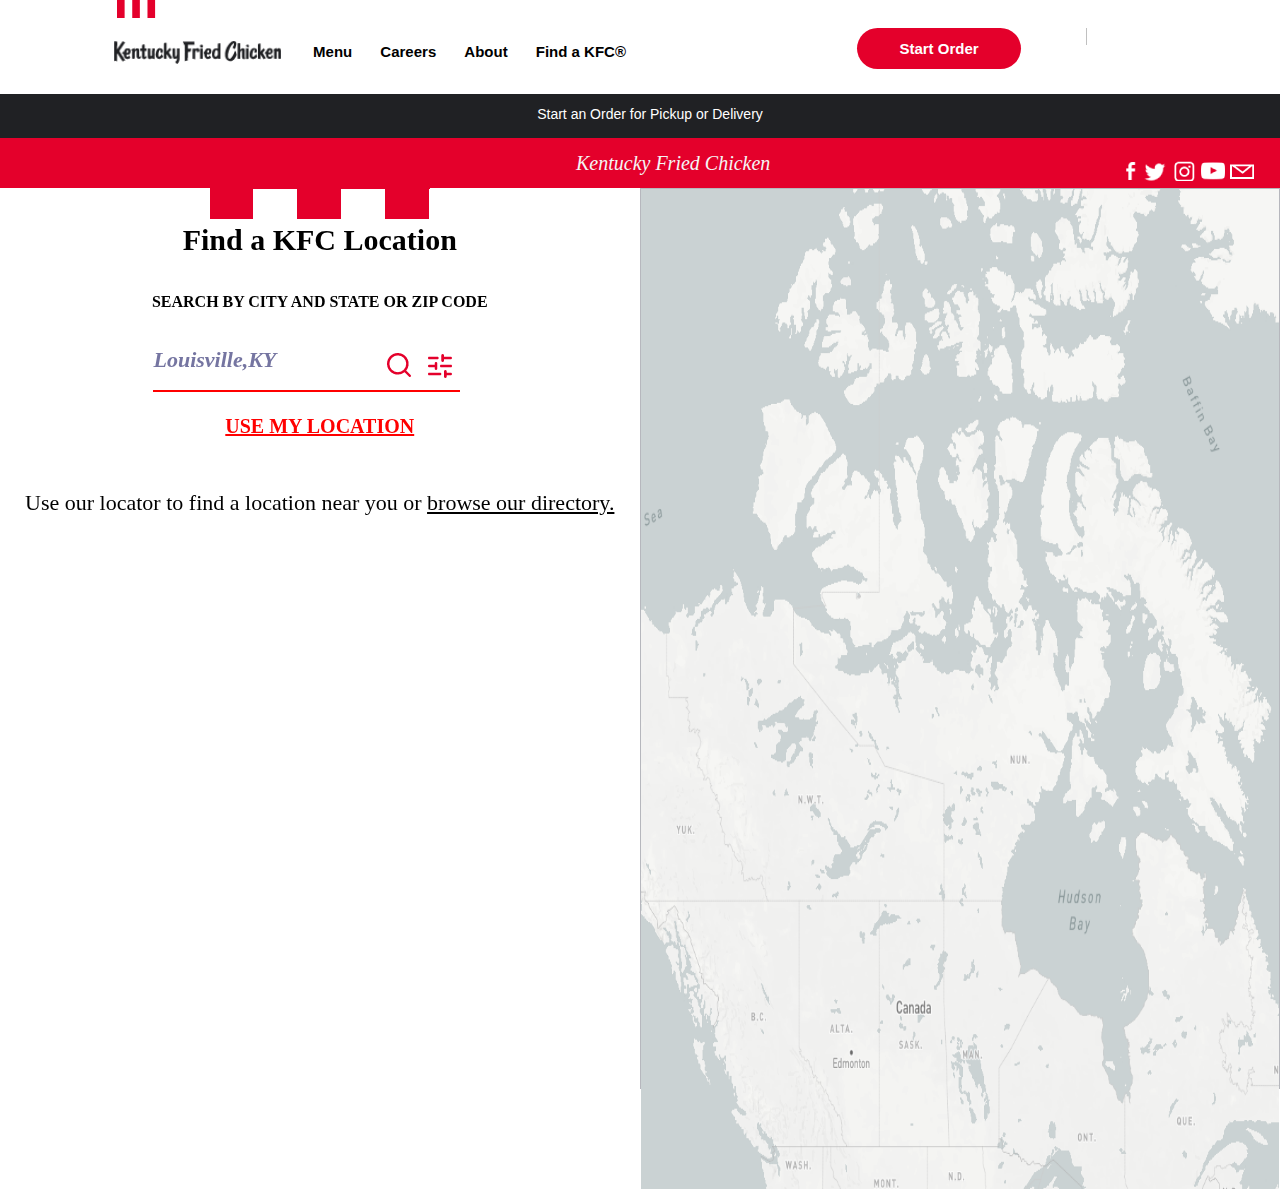
<file: Main File/findkfc.html>
<!DOCTYPE html>
<html lang="en">
<head>
    <meta charset="UTF-8">
    <meta http-equiv="X-UA-Compatible" content="IE=edge">
    <meta name="viewport" content="width=device-width, initial-scale=1.0">
    <title>FIND KFC</title>
    <link rel="stylesheet" href="findkfc.css">
    <link rel="stylesheet" href="https://pro.fontawesome.com/releases/v5.10.0/css/all.css"
    integrity="sha384-AYmEC3Yw5cVb3ZcuHtOA93w35dYTsvhLPVnYs9eStHfGJvOvKxVfELGroGkvsg+p" crossorigin="anonymous" />
           
</head>
<body>
<!-- -----------------------------------------------------------------------------------------------------------Nav bar -->
<header>
    <div id="mobile_nav">
        <a href=""><i class="fas fa-bars fa-1x"></i></a>
        <a href="index.html"><img src="images\kfc.jpeg" alt="kfc"></a>
        <a href="cart.html"><i class="fas fa-shopping-bag fa-1x "></i></a>
    </div>
    <div class="nav-top">
        <img src="images\nav.jpeg" alt="lines">
    </div>
    <nav>
        <div class="box1_5">
            <a href="index.html"><img class="img_align" src="images\nav1.jpeg" alt="chicken"></a>
            <a href="homepage.html">Menu</a>
            <a href="career.html">Careers</a>
            <a href="About.html">About</a>
            <a href="findkfc.html">Find a KFC®</a>
        </div>
        <div class="box2_5">
            <a href="homepage.html" id="btn_property"><button id="btn-class">Start Order</button></a>
            <a href="login.html" id="account_id"><i class="fas fa-user-circle fa-2x icon-border fas_size"></i></a>
            <a href="cart.html" id="cart_id"> <i class="fas fa-shopping-bag fa-2x "></i></a>              
        </div>
    </nav>
    <div class="nav-bottom">
        <div class="location"><i class="fas fa-map-marker-alt"></i></div>
        <div class="para">Start an Order for Pickup or Delivery</div>
        <a href=""><i class="fas fa-caret-down"></i></a> 
    </div>
</header>
<!-- ---------------------------------------------------------------------------------------------------------------------------- -->

        <div id="container2">
            
            <div class ="box2_1">
                 <div id="box2_1_1">
                     <div><i>Kentucky Fried Chicken</i></div>
                     <div><img src="images\logo.PNG" alt=""></div>
                 </div>
                
            </div>
            <div class ="box2_2">
               <div id = "box2_2_1">
                    
                    <div id="line">
                        <img src="images\line2.PNG" alt="">
                    </div>

                    <div id="find">
                        Find a KFC Location 
                    </div>

                    <div id="search"> <br><br>
                        SEARCH BY CITY AND STATE OR ZIP CODE
                    </div>

                    <div id="louis"> <br><br>
                        <div class="l">
                          <div><i>Louisville,KY </i></div> 
                          <div><img src="images\loc.PNG" alt=""></div>
                        </div>
                    </div>

                    <div id="use"> <br>
                        <u>USE MY LOCATION</u>
                    </div>

                    <div id="location"> <br> <br>
                        Use our locator to find a location near you or <u>browse our directory. </u> 
                    </div>
               </div>

               <div id = "box2_2_2">
                   <img  width="100%" height="1000px"
                   src="images\map1.PNG" alt="">
               </div>
            </div>
        </div>
</body>
</html>
</file>
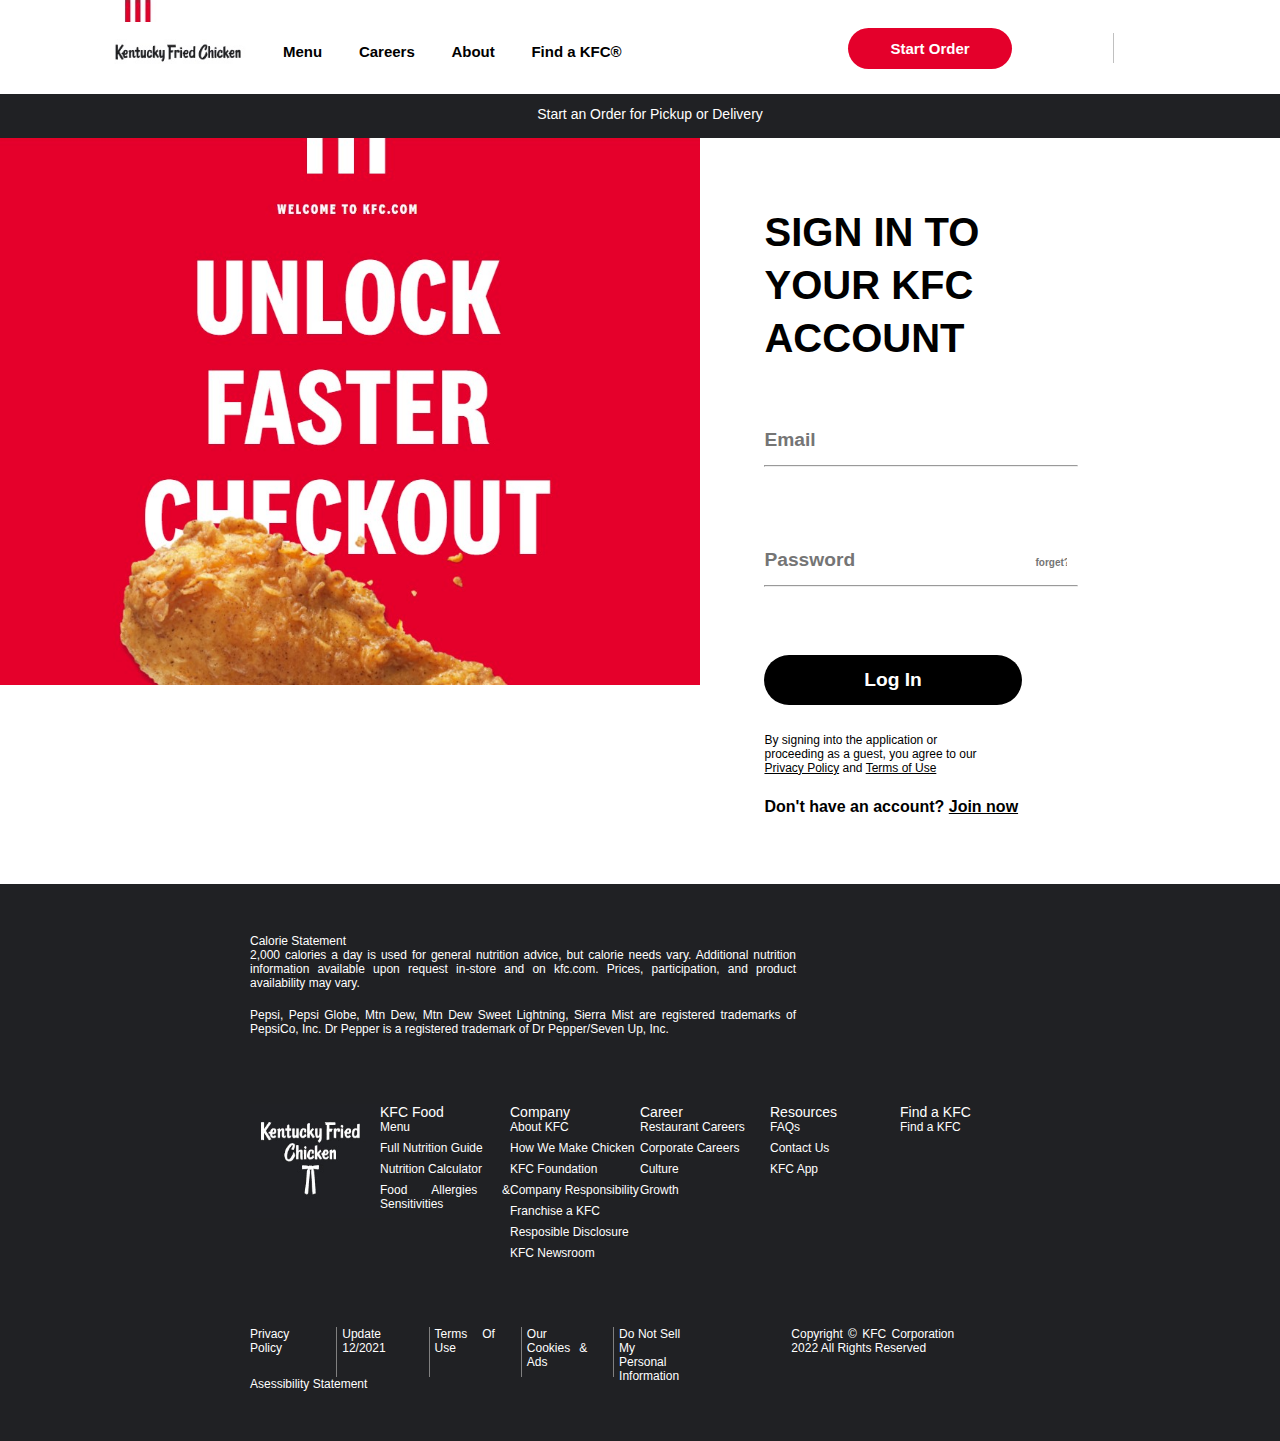
<file: Main File/login.html>
<!DOCTYPE html>
<html lang="en">

<head>
    <meta charset="UTF-8">
    <meta http-equiv="X-UA-Compatible" content="IE=edge">
    <meta name="viewport" content="width=device-width, initial-scale=1.0">
    <title>LOGIN</title>
    <link rel="shortcut icon" href="favicon.ico" type="image/x-icon">
    <link rel="stylesheet" href="https://pro.fontawesome.com/releases/v5.10.0/css/all.css"
        integrity="sha384-AYmEC3Yw5cVb3ZcuHtOA93w35dYTsvhLPVnYs9eStHfGJvOvKxVfELGroGkvsg+p" crossorigin="anonymous" />
    <link rel="icon" href="/favicon.ico" type="image/x-icon">
    <style>
        /* nav bar ------------------------------------------------------------------------------------------- */

        * {
            box-sizing: border-box;
            margin: 0;
            padding: 0;
        }

        body {
            font-family: Arial, Helvetica, sans-serif;
        }

        header {
            width: 100%;
            position: sticky;
            top: 0;
            background-color: white;
        }

        nav {
            display: flex;
            width: 85%;
            margin: auto;
            padding-bottom: 25px;
        }

        .box1_5 {
            width: 50%;
            display: flex;
            justify-content: space-around;
            margin-right: 17%;
        }

        .box2_5 {
            width: 33%;
            display: flex;
            justify-content: space-around;
        }

        .img_align {
            vertical-align: top;
            height: 25px;
            margin-top: -4px;
        }

        .box1_5>a {
            text-decoration: none;
            vertical-align: top;
            font-family: sans-serif;
            padding-top: 15px;
            margin-top: 0px;
            font-size: 15px;
            color: black;
            font-weight: bold;

        }

        .box1_5>a:hover {
            text-decoration: underline;
        }

        .box2_5>button:hover {
            background-color: #d40d31;
        }

        .btn-class {
            padding: 12px 42px;
            border-radius: 25px;
            border: 0px;
            background-color: #E4002B;
            color: white;
            font-size: 15px;
            font-family: sans-serif;
            font-weight: bold;
            cursor: pointer;
        }

        .fas_size {
            margin: 5px 0px;
            width: 55px;
            cursor: pointer;
        }

        .icon-border {
            border-right: 1px solid silver;
            height: 30px;

        }

        .nav-bottom {
            display: flex;
            background-color: #202124;
            color: white;
            justify-content: center;
            height: 44px;
            cursor: pointer;
        }

        .nav-bottom:hover {
            background-color: #303133;
        }

        .nav-bottom>.para {
            margin-top: 12px;
            font-family: sans-serif;
            font-size: 14px;
        }

        .nav-bottom>.location {
            width: 20px;
            margin-top: 9px;
            color: #E4002B;
        }

        .nav-top {
            width: 85%;
            height: 28px;
            margin: auto;
        }

        .nav-top>img {
            margin-left: 1.65%;
        }

        #mobile_nav {
            display: none;
        }

        .nav-bottom>a {
            display: none;
        }

        /* ----------------------------------------media query------------------------------------------------------ */
        @media only screen and (min-width:0px) and (max-width:1024px) {
            nav {
                display: none;
            }

            .nav-top {
                display: none;
            }

            #mobile_nav {
                display: flex;
                justify-content: space-between;
                align-items: center;
                height: 44px;
            }

            #mobile_nav>a {
                color: black;
                margin-left: 5%;
                margin-right: 5%;
            }

            .nav-bottom {
                display: flex;
                justify-content: space-between;
                align-items: center;
            }

            .nav-bottom>.para {
                margin-top: 1px;
            }

            .nav-bottom>.location {
                margin-left: 5%;
                margin-top: 0px;

            }

            .nav-bottom>a {
                display: block;
                margin-right: 5%;
                color: white;
            }

        }


        /* login section ------------------------------------------------------------------------------- ---------------------------------------*/

        #container1 {
            width: 100%;
            /* height: 700px; */
            display: flex;
            /* background-color: black; */

        }

        #box1 {
            width: 55%;
            height: 90%;
            /* background-color: blanchedalmond; */
            margin: -4px
        }

        #box2 {
            width: 35%;
            height: 90%;
            /* background-color: blanchedalmond; */
            margin: 5% 5%;
        }

        img {
            width: 100%;
        }

        #box2_1 {
            width: 70%;
            height: 80%;
            /* background-color: blue; */
            margin: 1%;

        }

        #box2_1>div {
            font-size: 2.5rem;
            line-height: 3.3rem;
            font-weight: bold;
            font-family: Arial, Helvetica, sans-serif;
        }

        input {
            width: 85%;
            margin-top: 50px;
            height: 50px;
            border: none;
            font-size: larger;
            font-weight: bold;
            outline: none;
        }

        #submitbutton {
            width: 82%;
            height: 50px;
            border-radius: 25px;
            background-color: black;
            text-align: center;
            color: white;
            font-weight: bold;
            font-size: larger;
            margin-bottom: 10px;
            border: none;
        }

        #box2_1>p {
            font-size: 15px;
        }

        #forget {
            font-size: x-small;
            width: 10%;
            height: 10%;
            border: none
        }

        #box2_1>p:nth-child(1) {
            font-size: 1px;
            margin-bottom: 5px;
        }

        #box2_1>p:nth-child(2) {
            font-size: 20px
        }

        a {
            color: black;
        }

        /* form>lable>input{
            width: 80%;
        } */

        /* -------------------------------Bottom Panel:---------------------------------------------------- */
        #container4 {
            background-color: rgb(32, 33, 36);
            padding: 50px 250px;
            text-align: justify;
            color: white;
            font-family: Arial, Helvetica, sans-serif
        }

        p {
            width: 70%;
            font-size: 12px;
        }

        #boxes4 {
            display: flex;
            margin: auto;
            margin-top: 50px;
            /* border: 1px solid red; */
        }

        ul {
            list-style-type: none;
        }

        li {
            font-size: 12px;
            margin-bottom: 7px;
        }

        li:hover {
            text-decoration: underline;
        }

        .cards4 {
            width: 18%;
        }

        ul>p {
            font-size: 14px;
        }

        #lastbox4 {
            display: flex;
            /* border: 1px solid green; */
            height: 50px;
            margin-top: 60px;
        }

        .section4 {
            display: flex;
            /* border: 1px solid red; */
            width: 75%;
            margin-right: 80px;
        }

        .section4>div:hover {
            text-decoration: underline;
        }

        .section4>div {
            width: 19%;
            margin-right: 5px;
            border-right: 1px solid gray;
        }

        .section4>:nth-child(5) {
            border-right: none;
        }

        @media only screen and (min-width:0px) and (max-width:1024px) {
            #boxes4 {
                flex-direction: column;
                width: 30%;
                margin: auto;
            }

            .cards4 {
                width: 100%;
                height: 30px;
                overflow: hidden;
                /* text-align: center; */
            }

            .cards4:nth-child(1) {
                height: 80px;
                /* margin-left: -60; */

            }

            i {
                margin-right: 2px
            }

            #container1 {
                flex-direction: column-reverse;
            }

            #box1 {
                width: 100%;
            }

            #box2 {
                width: 100%;
            }




        }
        #box2_1>input:nth-child(1)
        {
            width: 100%;
        }
    </style>
</head>

<body>
    <!-- nave bar -->
    <header>
        <div id="mobile_nav">
            <a href=""><i class="fas fa-bars fa-1x"></i></a>
            <a href="index.html"><img src="images\kfc.jpeg" alt="kfc"></a>
            <a href="cart.html"><i class="fas fa-shopping-bag fa-1x "></i></a>
        </div>
        <div class="nav-top">
            <img src="images\KFC navlines.jpg" alt="lines" style="height: 80%; width: 4%;">
        </div>
        <nav>
            <div class="box1_5">
                <a href="index.html"><img class="img_align" src="images\Nav KFC.jpg" alt="chicken"></a>
                <a href="homepage.html">Menu</a>
                <a href="career.html">Careers</a>
                <a href="About.html">About</a>
                <a href="findkfc.html">Find a KFC®</a>
            </div>
            <div class="box2_5">
                <button id="startorder" onclick="homePage()"class="btn-class">Start Order</button>
                <i class="fas fa-user-circle fa-2x icon-border fas_size"></i>
                <i id="cart" onlick="cartPage()" class="fas fa-shopping-bag fa-2x "></i>
            </div>
        </nav>
        <div class="nav-bottom">
            <div class="location"><i class="fas fa-map-marker-alt"></i></div>
            <div class="para">Start an Order for Pickup or Delivery</div>
            <a href=""><i class="fas fa-caret-down"></i></a>
        </div>
    </header>
    <!-- login section  -->
    <div id="container1">
        <div id="box1">
            <img src="images\Screenshot 2022-01-17 201023.jpg" alt="">
        </div>
        <div id="box2">
            <div id="box2_1">
                <div>SIGN IN TO YOUR KFC ACCOUNT</div>
                <form action="">
                    <input  id="email" type="email" placeholder="Email">
                    <hr>
                    <br>
                    <label for="">
                        <input id="password" type="password" placeholder="Password">
                        <input type="text" placeholder="forget?" id="forget">
                        <hr>
                    </label>
                    <br>
                    <input type="submit" id="submitbutton" value="Log In">
                    <br>
                    <br>
                    <p>By signing into the application or proceeding as a guest, you agree to our
                        <a href="/privacy-policy">Privacy Policy</a>
                        and
                        <a href="/terms-of-use">Terms of Use</a>
                    </p>
                    <br>
                    <h4 style="margin-top:5px;">Don't have an account?
                        <a href="signinpage.html">Join now</a>
                    </h4>
                </form>
            </div>
        </div>
    </div>
    <!--  Bottom Panel-------------------------------------------------------------------------------------------------->

    <div id="container4">
        <p>Calorie Statement</p>
        <p>2,000 calories a day is used for general nutrition advice, but calorie needs vary. Additional nutrition
            information available upon request in-store and on kfc.com. Prices, participation, and product availability
            may vary.</p>
        <br>
        <p>Pepsi, Pepsi Globe, Mtn Dew, Mtn Dew Sweet Lightning, Sierra Mist are registered trademarks of PepsiCo, Inc.
            Dr Pepper is a registered trademark of Dr Pepper/Seven Up, Inc.</p>
        <br>
        <div id="boxes4">
            <div class="cards4">
                <img src="images\Screenshot (74).jpg">
            </div>
            <div class="cards4">
                <ul>
                    <p>KFC Food</p>
                    <li>Menu</li>
                    <li>Full Nutrition Guide</li>
                    <li>Nutrition Calculator</li>
                    <li>Food Allergies & Sensitivities</li>
                </ul>
            </div>
            <div class="cards4">
                <ul>
                    <p>Company</p>
                    <li>About KFC</li>
                    <li>How We Make Chicken</li>
                    <li>KFC Foundation</li>
                    <li>Company Responsibility</li>
                    <li>Franchise a KFC</li>
                    <li>Resposible Disclosure</li>
                    <li>KFC Newsroom</li>
                </ul>
            </div>
            <div class="cards4">
                <ul>
                    <p>Career</p>
                    <li>Restaurant Careers</li>
                    <li>Corporate Careers</li>
                    <li>Culture</li>
                    <li>Growth</li>
                </ul>
            </div>
            <div class="cards4">
                <ul>
                    <p>Resources</p>
                    <li>FAQs</li>
                    <li>Contact Us</li>
                    <li>KFC App</li>
                </ul>
            </div>
            <div class="cards4">
                <ul>
                    <p>Find a KFC</p>
                    <li>Find a KFC</li>
                </ul>
            </div>
        </div>
        <div id="lastbox4">
            <div class="section4">
                <div>
                    <p>Privacy Policy </p>
                </div>
                <div>
                    <p>Update 12/2021</p>
                </div>
                <div>
                    <p>Terms Of Use</p>
                </div>
                <div>
                    <p>Our Cookies & Ads</p>
                </div>
                <div>
                    <p>Do Not Sell My Personal Information</p>
                </div>
            </div>
            <div>
                <p>Copyright © KFC Corporation 2022 All Rights Reserved</p>
            </div>
            <div style="display: flex;">
                <i class="fab fa-instagram" style="margin-right: 3px;"></i>
                <i class="fab fa-facebook" style="margin-right: 3px;"></i>
                <i class="fab fa-twitter"></i>
            </div>
        </div>
        <div style="border-left:gray;">
            <p> Asessibility Statement</p>
        </div>
    </div>

</body>

</html>
<script>

    //--------------------------------------------------------------------------------------function buttons
    
    document.querySelector("#startorder").addEventListener("click", homePage);
    function homePage() {
        window.location.href = "homepage.html"
    }

    document.querySelector("#cart").addEventListener("click", cartPage);
    function cartPage() {
        window.location.href = "cart.html"
    }
    //------------------------------------------------------------------------------------------------signin
    document.querySelector("form").addEventListener("submit", myFunction);
    var regdUsers = JSON.parse(localStorage.getItem("localkfcuser"));
    function myFunction(event) {
        event.preventDefault();
        var email = document.querySelector("#email").value;
        var pass = document.querySelector("#password").value;
        console.log(regdUsers.Username)


        var count=0;
        for (i = 0; i < regdUsers.length; i++) {
            // console.log(regdUsers[i].Email,regdUsers[i].Pass)
            if (email == regdUsers[i].Email && pass == regdUsers[i].Pass) {
                alert("Login Successfull");
                window.location.href = "index.html";
                break;
            }
            else{
                count++;
            }
        }
        if(count== regdUsers.length)
        {
            alert("Invalid Details")
        }



        // for (i = 0; i < regdUsers.length; i++) {
        //     if (email != regdUsers[i].Email || pass != regdUsers[i].Pass) {
        //         alert("Invalid details");
        //         break;
        //     }
        // }


    }
</script>
</file>
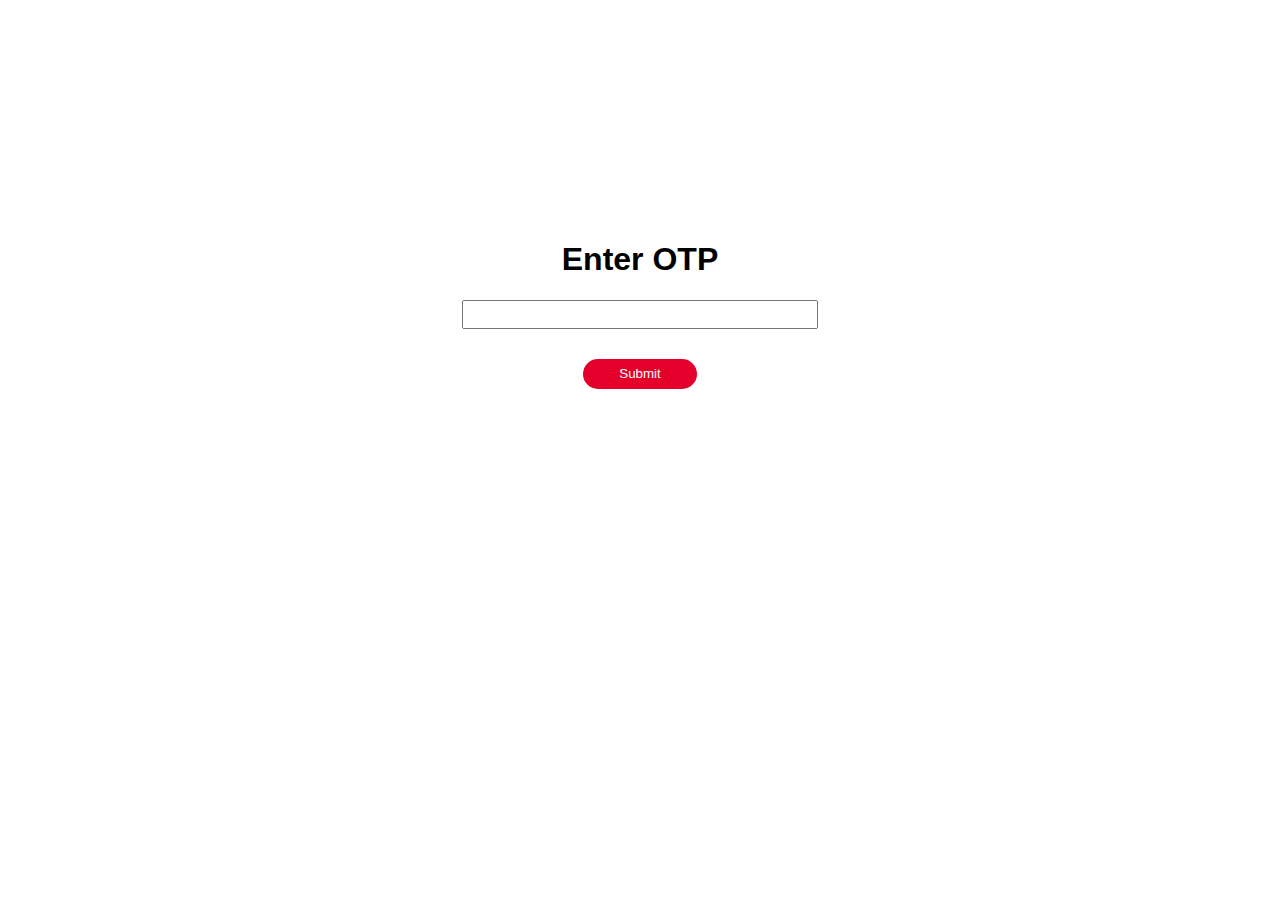
<file: Main File/otp.html>
<!DOCTYPE html>
<html lang="en">
<head>
    <meta charset="UTF-8">
    <meta http-equiv="X-UA-Compatible" content="IE=edge">
    <meta name="viewport" content="width=device-width, initial-scale=1.0">
    <title>OTP Verification</title>
    <style>
        body{
            font-family: Arial, Helvetica, sans-serif
        }
        #container{
            margin:200px auto;
            /* background-color: #212121; */
            
            width: 30%;
            text-align: center;
            padding: 20px;
        }
        form{
            text-align: center;
        }
        input{
            width: 90%;
            height: 20%;
            margin-bottom: 20px;
            padding: 5px;
        }
        h1{
            color: black
           
        }
        #submit{
            width: 30%;
            padding: 5px;
            border-radius: 20px;
            color: white;
            border: none;
            background-color: rgb(228, 0, 43);
            height: 30px;
            /* width: 120px; */
            margin-top: 10px;
            /* padding: 5px; */
        }
        #submit:hover{
            background-color: rgb(192, 5, 39); 
            color: white;
        }
    </style>
</head>
<body>
    <div id="container">
        <form>
            <h1>Enter OTP</h1>
                <input id="otp" type="number"></input>
            <input id="submit" type="submit"></input>
        </form>
    </div>
</body>
<script>
document.querySelector("form").addEventListener("submit", myFunction);

var count=JSON.parse(localStorage.getItem("order_no"))||0;
function myFunction(event) {
    event.preventDefault();
    var orderarr=[];
   var verify =document.querySelector("#otp").value;
   if(verify==1234)
   {
       window.location.href="success.html"
       count++;
    //    orderarr.push(count)
       localStorage.setItem("order_no",JSON.stringify(count))

   }
   else
   {
       alert("Invalid OTP");
       window.location.href="checkoutkfc.html";
   }
    

}
</script>
</file>
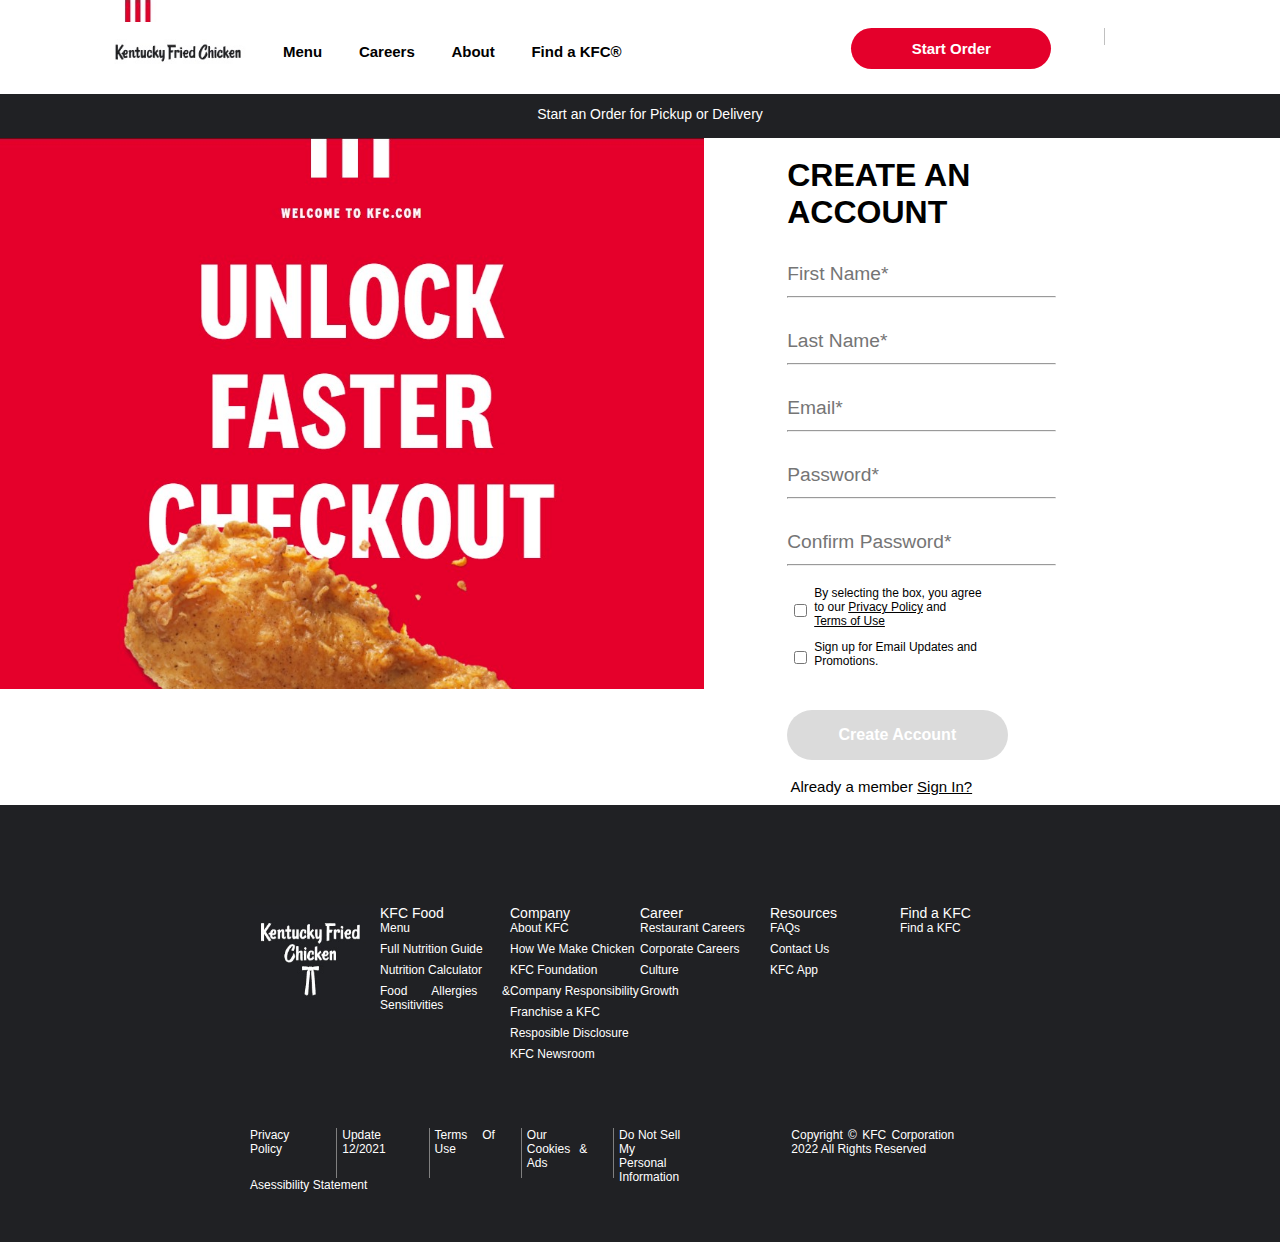
<file: Main File/signinpage.html>
<!DOCTYPE html>
<html lang="en">

<head>
    <meta charset="UTF-8">
    <meta http-equiv="X-UA-Compatible" content="IE=edge">
    <meta name="viewport" content="width=device-width, initial-scale=1.0">
    <title>SIGNUP</title>
    <link rel="shortcut icon" href="favicon.ico" type="image/x-icon">
    <link rel="shortcut icon" href="favicon.ico" type="image/x-icon">
    <link rel="stylesheet" href="https://pro.fontawesome.com/releases/v5.10.0/css/all.css"
        integrity="sha384-AYmEC3Yw5cVb3ZcuHtOA93w35dYTsvhLPVnYs9eStHfGJvOvKxVfELGroGkvsg+p" crossorigin="anonymous" />
    <!-- <link rel="icon" href="/favicon.ico" type="image/x-icon"> -->
    <!-- <link rel="icon" href="/favicon.ico" type="image/x-icon"> -->
    <style>
        * {
            box-sizing: border-box;
            margin: 0;
            padding: 0;
        }

        /* ---------------------------------------------------------NAV BAR ----------------------------------------------------------------------- */
        header {
            width: 100%;
            position: sticky;
            top: 0;
            background-color: white;
        }

        nav {
            display: flex;
            width: 85%;
            margin: auto;
            padding-bottom: 25px;
        }

        .box1_5 {
            width: 50%;
            display: flex;
            justify-content: space-around;
            margin-right: 17%;
        }

        .box2_5 {
            width: 33%;
            display: flex;
            justify-content: space-around;
        }

        .img_align {
            vertical-align: top;
            height: 25px;
            margin-top: -4px;
        }

        .box1_5>a {
            text-decoration: none;
            vertical-align: top;
            font-family: sans-serif;
            padding-top: 15px;
            margin-top: 0px;
            font-size: 15px;
            color: black;
            font-weight: bold;

        }

        .box1_5>a:hover {
            text-decoration: underline;
        }

        .box2_5>button:hover {
            background-color: #d40d31;
        }

        .btn-class {
            padding: 12px 42px;
            border-radius: 25px;
            border: 0px;
            background-color: #E4002B;
            color: white;
            font-size: 15px;
            font-family: sans-serif;
            font-weight: bold;
            cursor: pointer;
            width: 200px;
        }

        .fas_size {
            margin: 5px 0px;
            width: 55px;
            cursor: pointer;
        }

        .icon-border {
            border-right: 1px solid silver;
            height: 30px;

        }

        .nav-bottom {
            display: flex;
            background-color: #202124;
            color: white;
            justify-content: center;
            height: 44px;
            cursor: pointer;
        }

        .nav-bottom:hover {
            background-color: #303133;
        }

        .nav-bottom>.para {
            margin-top: 12px;
            font-family: sans-serif;
            font-size: 14px;
        }

        .nav-bottom>.location {
            width: 20px;
            margin-top: 9px;
            color: #E4002B;
        }

        .nav-top {
            width: 85%;
            height: 28px;
            margin: auto;
        }

        .nav-top>img {
            margin-left: 1.65%;
        }

        #mobile_nav {
            display: none;
        }

        .nav-bottom>a {
            display: none;
        }

        /* ----------------------------------------media query------------------------------------------------------ */
        @media only screen and (min-width:0px) and (max-width:1024px) {
            nav {
                display: none;
            }

            .nav-top {
                display: none;
            }

            #mobile_nav {
                display: flex;
                justify-content: space-between;
                align-items: center;
                height: 44px;
            }

            #mobile_nav>a {
                color: black;
                margin-left: 5%;
                margin-right: 5%;
            }

            .nav-bottom {
                display: flex;
                justify-content: space-between;
                align-items: center;
            }

            .nav-bottom>.para {
                margin-top: 1px;
            }

            .nav-bottom>.location {
                margin-left: 5%;
                margin-top: 0px;

            }

            .nav-bottom>a {
                display: block;
                margin-right: 5%;
                color: white;
            }

        }

        /*------------------------------------------------------------SIGN UP PAGE-------------------------------------------------------------------- */
        #container1 {
            width: 100%;
            /* height: 700px; */
            display: flex;
            /* background-color: black; */
            font-family: Arial, Helvetica, sans-serif;

        }

        #box1 {
            width: 55%;
            height: 90%;
            /* background-color: blanchedalmond; */
            margin-right: 5%;
            margin-bottom: -4px;
        }

        #box2 {
            width: 30%;
            height: 100%;
            /* background-color: blanchedalmond; */
            margin-left: 1.5%;
            margin-top: 1.5%
        }

        img {
            width: 100%
        }

        #box2_1 {
            width: 70%;
            height: 60%;
            /* background-color: blue; */

        }

        input {
            width: 100%;
            margin-top: 30px;
            height: 25px;
            border: none;
            font-size: larger;
            /* font-weight: bold; */
            outline: none;
            margin-bottom: 10px;
            /* background-color: white; */
        }

        #submitbutton {
            width: 82%;
            height: 50px;
            border-radius: 25px;
            background-color: rgb(219, 219, 219);
            text-align: center;
            color: white;
            font-weight: bold;
            font-size: medium;
            border: none;
        }

        /* #forget {
            font-size: x-small;
            width: 10%;
            height: 10%;
            border: none
        } */

        /* #box2_1>p:nth-child(1) {
            font-size: 1px
        }
        #box2_1>p:nth-child(2) {
            font-size: 20px
        } */

        a {
            color: black;
        }

        /* form>lable>input{
            width: 80%;
        } */
        /* #checkbox1{
            font-size: 10px;
        } */
        lable>input {
            margin: 2px
        }

        td>p {
            margin: 0 0 10px;
        }

        td>input {
            height: fit-content;
            width: fit-content;
            margin: 0 5px;

        }

        td {
            padding: 0;
        }
        #submitbutton:hover{
            background-color: black;
        }

        /* ----------------------------------------------------------------Bottom Panel------------------------------------- */

        #container4 {
            background-color: rgb(32, 33, 36);
            padding: 50px 250px;
            text-align: justify;
            color: white;
            font-family: Arial, Helvetica, sans-serif
        }

        p {
            width: 70%;
            font-size: 12px;
        }

        #boxes4 {
            display: flex;
            margin: auto;
            margin-top: 50px;
            /* border: 1px solid red; */
        }

        ul {
            list-style-type: none;
        }

        li {
            font-size: 12px;
            margin-bottom: 7px;
        }

        li:hover {
            text-decoration: underline;
        }

        .cards4 {
            width: 18%;
        }

        ul>p {
            font-size: 14px;
        }

        #lastbox4 {
            display: flex;
            /* border: 1px solid green; */
            height: 50px;
            margin-top: 60px;
        }

        .section4 {
            display: flex;
            /* border: 1px solid red; */
            width: 75%;
            margin-right: 80px;
        }

        .section4>div:hover {
            text-decoration: underline;
        }

        .section4>div {
            width: 19%;
            margin-right: 5px;
            border-right: 1px solid gray;
        }

        .section4>:nth-child(5) {
            border-right: none;
        }

        @media only screen and (min-width:0px) and (max-width:1024px) {
            #boxes4 {
                flex-direction: column;
                width: 30%;
                margin: auto
            }

            .cards4 {
                width: 100%;
                height: 30px;
                overflow: hidden;
                text-align: center;
            }

            .cards4:nth-child(1) {
                height: 100px;
                /* margin-left: -60px; */

            }

            i {
                margin-right: 2px
            }

            #container1 {
                flex-direction: column-reverse;
            }

            #box1 {
                width: 100%;
            }

            #box2 {
                width: 100%;
            }



        }
    </style>
</head>

<body>
    <!------------------------------------------------------------- Nav Bar ----------------------------------------------------------->
    <header>
        <div id="mobile_nav">
            <a href=""><i class="fas fa-bars fa-1x"></i></a>
            <a href="index.html"><img src="images\kfc.jpeg" alt="kfc"></a>
            <a href="cart.html"><i class="fas fa-shopping-bag fa-1x "></i></a>
        </div>
        <div class="nav-top">
            <img src="images\KFC navlines.jpg" alt="lines" style="height: 80%; width: 4%;">
        </div>
        <nav>
            <div class="box1_5">
                <a href="index.html"><img class="img_align" src="images\Nav KFC.jpg" alt="chicken"></a>
                <a href="homepage.html">Menu</a>
                <a href="career.html">Careers</a>
                <a href="About.html">About</a>
                <a href="findkfc.html">Find a KFC®</a>
            </div>
            <div class="box2_5">
                <button id="startorder" class="btn-class" onclick="homePage()">Start Order</button>
                <a href="login.html"><i class="fas fa-user-circle fa-2x icon-border fas_size"></i></a>
                <i class="fas fa-shopping-bag fa-2x "></i>
            </div>
        </nav>
        <div class="nav-bottom">
            <div class="location"><i class="fas fa-map-marker-alt"></i></div>
            <div class="para">Start an Order for Pickup or Delivery</div>
            <a href=""><i class="fas fa-caret-down"></i></a>
        </div>
    </header>

    <!-----------------------------------------------------------SIGN IN PAGE ---------------------------------------------------------->

    <div id="container1">
        <div id="box1">
            <img src="images\Screenshot 2022-01-17 201023.jpg" alt="" style="height: 100%;">
        </div>
        <div id="box2">
            <div id="box2_1">
                <div>
                    <h1>CREATE AN ACCOUNT</h1>
                </div>
                <form>
                    <input id="firstname" type="text" placeholder="First Name*">
                    <hr>
                    <input id="lastname" type="text" placeholder="Last Name*">
                    <hr>
                    <input id="email" type="email" placeholder="Email*">
                    <hr>
                    <input id="password" type="password" placeholder="Password*">
                    <hr>
                    <input id="confirmpassword" type="password" placeholder="Confirm Password*">
                    <hr>
                    <br>
                    <table>
                        <tbody>
                            <tr>
                                <td><input type="checkbox"></td>
                                <td>
                                    <p> By selecting the box, you agree to our
                                        <a href="/privacy-policy">Privacy Policy</a>
                                        and
                                        <a href="/terms-of-use">Terms of Use</a>
                                    </p>
                                </td>
                            <tr>
                                <td><input type="checkbox"></td>
                                <td>
                                    <p>Sign up for Email Updates and Promotions.

                                    </p>
                                </td>
                            </tr>
                            </tr>
                        </tbody>
                    </table>
                    <div>
                        <input id="submitbutton" type="submit" value="Create Account">
                        <p style="text-align: center; font-size: 15px; margin-top: 8px; margin-bottom: 10px;">Already a
                            member
                            <a href="login.html">Sign In?</a>
                        </p>
                </form>
            </div>
        </div>
    </div>
    </div>

    <!------------------------------------------------------------BOTTOM PANEL------------------------------------------------------------------- -->

    <div id="container4">
        <div id="boxes4">
            <div class="cards4">
                <img src="images\Screenshot (74).jpg">
            </div>
            <div class="cards4">
                <ul>
                    <p>KFC Food</p>
                    <li>Menu</li>
                    <li>Full Nutrition Guide</li>
                    <li>Nutrition Calculator</li>
                    <li>Food Allergies & Sensitivities</li>
                </ul>
            </div>
            <div class="cards4">
                <ul>
                    <p>Company</p>
                    <li>About KFC</li>
                    <li>How We Make Chicken</li>
                    <li>KFC Foundation</li>
                    <li>Company Responsibility</li>
                    <li>Franchise a KFC</li>
                    <li>Resposible Disclosure</li>
                    <li>KFC Newsroom</li>
                </ul>
            </div>
            <div class="cards4">
                <ul>
                    <p>Career</p>
                    <li>Restaurant Careers</li>
                    <li>Corporate Careers</li>
                    <li>Culture</li>
                    <li>Growth</li>
                </ul>
            </div>
            <div class="cards4">
                <ul>
                    <p>Resources</p>
                    <li>FAQs</li>
                    <li>Contact Us</li>
                    <li>KFC App</li>
                </ul>
            </div>
            <div class="cards4">
                <ul>
                    <p>Find a KFC</p>
                    <li>Find a KFC</li>
                </ul>
            </div>
        </div>
        <div id="lastbox4">
            <div class="section4">
                <div>
                    <p>Privacy Policy </p>
                </div>
                <div>
                    <p>Update 12/2021</p>
                </div>
                <div>
                    <p>Terms Of Use</p>
                </div>
                <div>
                    <p>Our Cookies & Ads</p>
                </div>
                <div>
                    <p>Do Not Sell My Personal Information</p>
                </div>
            </div>
            <div>
                <p>Copyright © KFC Corporation 2022 All Rights Reserved</p>
            </div>
            <div style="display: flex;">
                <i class="fab fa-instagram" style="margin-right: 3px;"></i>
                <i class="fab fa-facebook" style="margin-right: 3px;"></i>
                <i class="fab fa-twitter"></i>
            </div>
        </div>
        <div style="border-left:gray;">
            <p> Asessibility Statement</p>
        </div>
    </div>

</body>

</html>
<script>
    document.querySelector("#startorder").addEventListener("click", homePage);
    function homePage() {
        window.location.href = "homepage.html"
    }

    document.querySelector("form").addEventListener("submit", myFunction)
    var userdetails = JSON.parse(localStorage.getItem("localkfcuser")) || [];
    function myFunction(event) {
        event.preventDefault();
        var firstname = document.querySelector("#firstname").value;
        var lasttname = document.querySelector("#lastname").value;
        var email = document.querySelector("#email").value;
        var pass = document.querySelector("#password").value;
        var confirm = document.querySelector("#confirmpassword").value;

        if (confirm != pass) {
            alert("Password doesnt match")
        }
        else {
            var objUser = {
                Firstname: firstname,
                Lastname: lasttname,
                Email: email,
                Pass: pass
            }

            userdetails.push(objUser);
            localStorage.setItem("localkfcuser", JSON.stringify(userdetails));
            console.log(userdetails)
            alert("Signin Succesful")
            window.location.href = "login.html";
        }
        // if(firstname!=null&&lasttname!=null&&email!=null&&pass!=null&&confirm!=null)
        // {
        //     var highlight=document.querySelector("#submitbutton")
            
            
        // }
    };

</script>
</file>
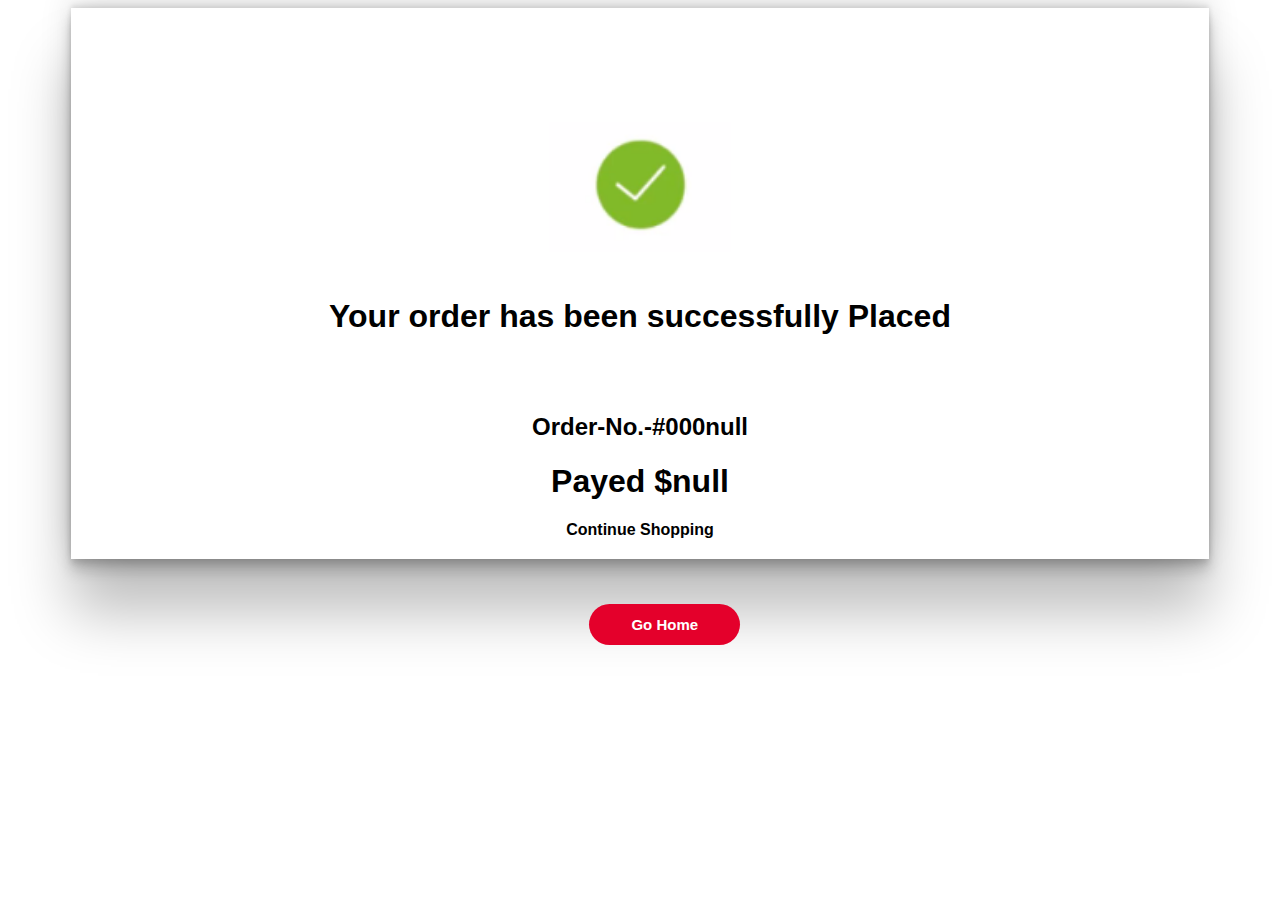
<file: Main File/success.html>
<!DOCTYPE html>
<html lang="en">

<head>
    <meta charset="UTF-8">
    <meta http-equiv="X-UA-Compatible" content="IE=edge">
    <meta name="viewport" content="width=device-width, initial-scale=1.0">
    <title>THANK YOU</title>
    <style>
        body{
            font-family: Arial, Helvetica, sans-serif;
        }
        #upper {
            width: 90%;
            margin: auto;
            /* border: 1px solid red; */
            box-shadow: rgba(0, 0, 0, 0.25) 0px 54px 55px, rgba(0, 0, 0, 0.12) 0px -12px 30px, rgba(0, 0, 0, 0.12) 0px 4px 6px, rgba(0, 0, 0, 0.17) 0px 12px 13px, rgba(0, 0, 0, 0.09) 0px -3px 5px;
        }

        #heading{
            text-align: center;
            padding-bottom: 5%;
            padding-top: 20px;
            font-family: Arial, Helvetica, sans-serif;
        }
        #payed{
            text-align: center;
        }

        button {
            margin-top: 2%;
            margin-left: 46%;
            padding: 12px 42px;
            border-radius: 25px;
            border: 0px;
            background-color: #E4002B;
            color: white;
            font-size: 15px;
            font-family: sans-serif;
            font-weight: bold;
            cursor: pointer;
        }

        #upper>img {
            margin-left: 42%;
            /* border: 1px solid black; */
            margin-top: 10%;
            width: 16%;
        }

        #upper>p {
            font-family: Arial, Helvetica, sans-serif;
            text-align: center;
            font-weight: bold;
            padding-bottom: 20px;
            margin-bottom: 20px;
        }
        #order_id{
            text-align: center;
        }
    </style>
</head>

<body>
    <div id="upper">
        <img src="images\icon.PNG" alt="">
        <h1 id="heading">Your order has been successfully Placed</h1>
        <h2 id="order_id"></h2>
        <h1 id="payed"></h1>
        <p>Continue Shopping</p>
    </div>
    <button id="gobackhome" onclick="homePage()">Go Home</button>
</body>

</html>
<script>
    var totalpayed= localStorage.getItem("finalpayable")
document.querySelector("#payed").textContent=`Payed $${totalpayed}`

document.querySelector("#gobackhome").addEventListener("click", homePage);
function homePage(){
    window.location.href="homepage.html"
}
var ordervalue=JSON.parse(localStorage.getItem("order_no"))
document.querySelector("#order_id").textContent="Order-No.-#000"+ordervalue;
console.log(ordervalue)
localStorage.removeItem("cartdata")
</script>
</file>
<file: Main File/findkfc.css>
* {
    box-sizing: border-box;
    margin: 0;
    padding: 0;
}
    header {
        width: 100%;
        /* position: sticky; */
        top: 0;
        background-color: white;
    }
    
    nav {
        display: flex;
        width: 85%;
        margin: auto;
        padding-bottom: 25px;
    }
    
    .box1_5 {
        width: 50%;
        display: flex;
        justify-content: space-around;
        margin-right: 17%;
    }
    
    .box2_5 {
        width: 33%;
        display: flex;
        justify-content: space-around;
    }
    
    .img_align {
        vertical-align: top;
        height: 25px;
        margin-top: -4px;
    }
    
    .box1_5>a {
        text-decoration: none;
        vertical-align: top;
        font-family: sans-serif;
        padding-top: 15px;
        margin-top: 0px;
        font-size: 15px;
        color: black;
        font-weight: bold;
    
    }
    .box1_5>a:hover{
       text-decoration: underline;
    }
    .box2_5>#btn_property>button:hover{
        background-color: #e21339;
    }
    
    #btn-class {
        padding: 12px 42px;
        border-radius: 25px;
        border: 0px;
        background-color: #E4002B;
        color: white;
        font-size: 15px;
        font-family: sans-serif;
        font-weight: bold;
        cursor: pointer;
    }
    
    .fas_size {
        margin: 5px 0px;
        width: 55px;
        cursor: pointer;
        color: black;
    }
    .box2_5>#account_id{
        color: black;
    }
    .box2_5>#cart_id{
        color: black;
    }
    
    .icon-border {
        border-right: 1px solid silver;
        height: 30px;
    
    }
    
    .nav-bottom {
        display: flex;
        background-color: #202124;
        color: white;
        justify-content: center;
        height: 44px;
        cursor: pointer;
    }
    .nav-bottom:hover{
        background-color:#303133 ;
    }
    
    .nav-bottom>.para {
        margin-top: 12px;
        font-family: sans-serif;
        font-size: 14px;
    }
    
    .nav-bottom>.location{
        width: 20px;
        margin-top: 12px;
        color: #E4002B;
    }
    
    .nav-top {
        width: 85%;
        height: 28px;
        margin: auto;
    }
    .nav-top>img{
        margin-left: 1.65%;
    }
     #mobile_nav{ 
         display: none; 
     } 
     .nav-bottom>a{
         display: none;
     }
     /* ----------------------------------------media query------------------------------------------------------ */
    @media only screen and (min-width:0px) and (max-width:985px) {
        nav{
            display: none;
        }
        .nav-top{
            display: none;
        }
        #mobile_nav{
            display: flex;
            justify-content: space-between;
            align-items: center;
            height: 44px;
        }
        #mobile_nav>a{
           color: black;
           margin-left: 5%;
           margin-right: 5%;
        }
        .nav-bottom{
            display: flex;
            justify-content: space-between;
            align-items: center;
        }
        .nav-bottom>.para{
            margin-top: 1px;
        }
        .nav-bottom>.location{
           margin-left: 5%;
           margin-top: 0px;
          
        }
        .nav-bottom>a{
          display: block;
          margin-right: 5%;
          color:white;
        }
       
    }
    /* ================================================================================= */
    #container2{
        border: springgreen;
        width: 100%;       
    } 

    .box2_1{
        background-color: #e4002b;
        width: 100%;
        height: 50px;  
        padding: 14px  0 0 0;   
        font-family:cursive;
        font-size: 20px;
        /* text-align: center; */
    }
    #box2_1_1{
        /* background-color: springgreen; */
        width: 54%;
        margin-left: 45%;
        display: flex;
        justify-content:space-between;
        color: rgb(245, 245, 245);
    }

    .box2_2{
        /* border: 1px solid rgb(0, 255, 64); */
        width: 100%;
        height: 901px; 
        display: flex;
    }
        #box2_2_1{
        /* border: 0.11px solid rgb(157, 157, 161); */
        width: 100%;
        height: 901px;
        text-align: center;
        position: sticky;
        -webkit-position: sticky;
        top: 0;
        
    }
        #box2_2_2{
        border: 0.1px solid rgb(182, 183, 189);
        width: 100%;
        height: 901px;
    }

    #find{
          font-size: 30px;
          font-weight: bolder;
    
     }
    #search{
             font-weight: bold;
    }

    #louis{
           /* border: 1px solid red; */
           width: 100%;

        }
    .l{
        /* background-color: aqua; */
        border-bottom: 2px solid red;
        color: #7575a1;
        font-size: 22px;
        font-weight: bolder;
        display: flex;
        width: 48%;
        height: 45px;
        margin-left: 24%;
        justify-content: space-between;
    }
    .l > div {
               justify-content: space-between;
    }
    
    #use{
         color: red;
         font-weight: bold;
         font-size: 20px;
    }

    #location{
          
             font-size: 22px;
   }
</file>
